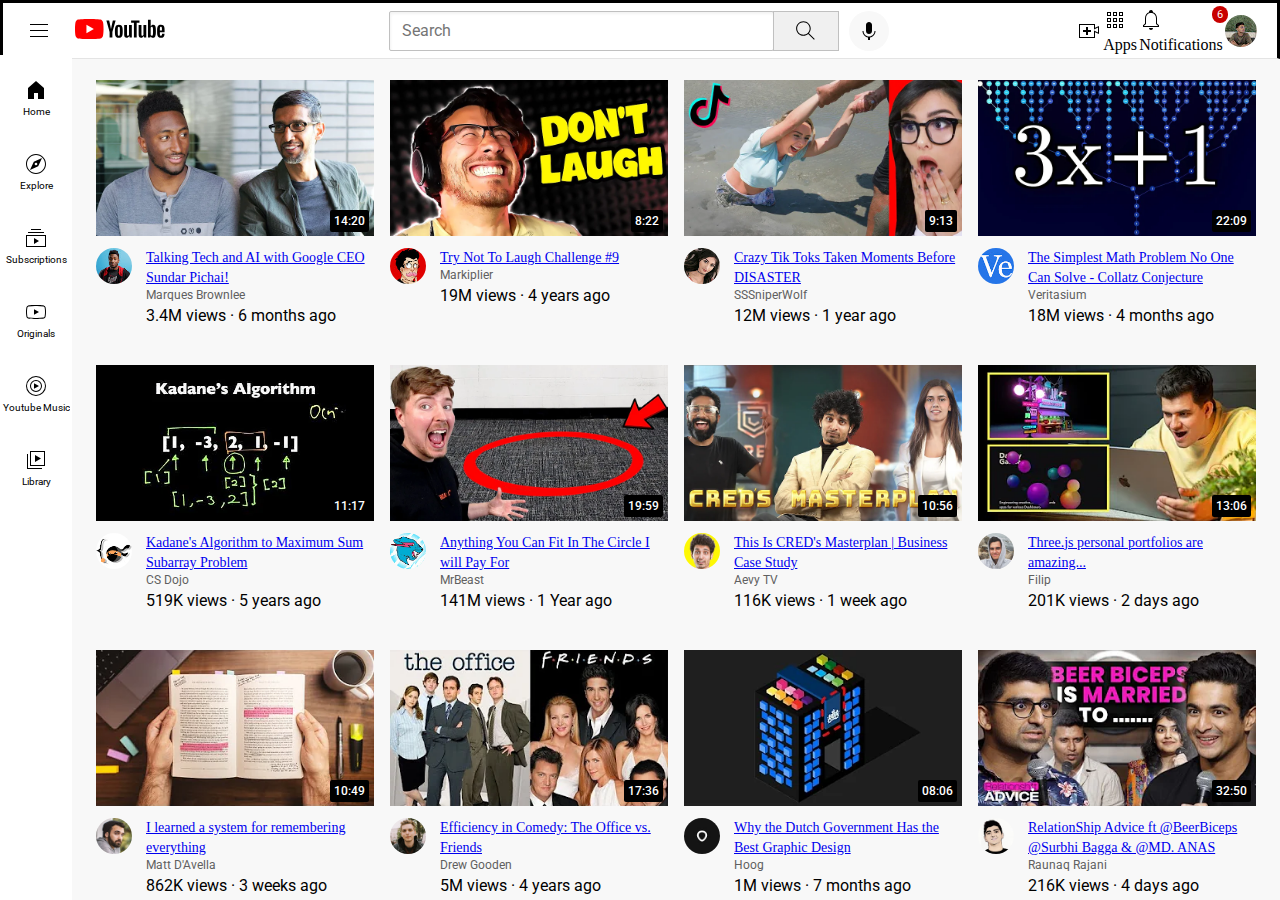
<file: index.html>
<!DOCTYPE html>
<html>
    <head>
        <title>YouTube</title>
        <link rel="icon" href="icons/favicon-1.svg">


        <link rel="preconnect" href="https://fonts.googleapis.com">
<link rel="preconnect" href="https://fonts.gstatic.com" crossorigin>
<link href="https://fonts.googleapis.com/css2?family=Roboto:wght@400;500;700&display=swap" rel="stylesheet">


<link rel="stylesheet" href="styles/general.css">
<link rel="stylesheet" href="styles/header.css">
<link rel="stylesheet" href="styles/video.css">
<link rel="stylesheet" href="styles/sidebar.css">
    </head>
    <body>
        <div class="header">
            <div class="left-section">
                <img class="hamburger-menu" src="icons/hamburger-menu.svg">
                <a href="https://www.youtube.com">
                <img class="youtube-logo" src="icons/youtube-logo.svg">
                </a>
            </div>
            <div class="middle-section">
                <input class="search-bar" type="text" placeholder="Search">
                <button class="search-button">
                    <img class="search-icon" src="icons/search.svg">
                    <div class="tooltip">Search</div>
                </button>
                <button class="voice-search-button">
                    <div class="tooltip">Voice Search</div>
                    <img class="voice-search-icon" src="icons/voice-search-icon.svg">
                </button>
            </div>
            <div class="right-section">
                <div class="upload-icon-container">
                    <img class="upload-icon" src="icons/upload.svg"> 
                    <div class="tooltip">Upload</div>
                </div>
                
                <div class="youtube-apps-container"> 
                    <img class="youtube-apps-icon" src="icons/youtube-apps.svg">
                    <div class="tooltip"> Apps </div>
                </div>
               
                <div class="notifications-icon-container">
                    <img class="notifications-icon" src="icons/notifications.svg">
                <div class="notifications-count">6</div>
                <div class="tooltip"> Notifications </div>
                </div>
               
               <img class="current-user-picture" src="channel-pictures/channel-picture-me.jpg">
               
            </div>
        </div>
        
       <div class="sidebar">
        <div class="sidebar-link">
            <img src="icons/home.svg">
            <div>Home</div>
        </div>
        <div class="sidebar-link">
            <img src="icons/explore.svg">
            <div>Explore</div>
        </div>
        <div class="sidebar-link">
            <img src="icons/subscriptions.svg">
            <div>Subscriptions</div>
        </div>
        <div class="sidebar-link">
            <img src="icons/originals.svg">
            <div>Originals</div>
        </div>
        <div class="sidebar-link">
            <img src="icons/youtube-music.svg">
            <div>Youtube Music</div>
        </div>
        <div class="sidebar-link">
            <img src="icons/library.svg">
            <div>Library</div>
        </div>

       </div>
       

        <div class="video-grid">
            <div class="video-preview">
                <div class="thumbnail-row">
                    <a href="https://www.youtube.com/watch?v=n2RNcPRtAiY&ab_channel=MarquesBrownlee"> 
                    <img class="thumbnail" src="thumbnails/thumbnail-1.webp">
                    </a>
                    <div class="video-time"> 14:20</div>
                </div>
                <div class="video-info-grid">
                    <div class="channel-picture">
                        <img class="profile-picture" 
                        src="channel-pictures/channel-1.jpeg">
                    </div>
                    <div class="video-info">
                        <a href="https://www.youtube.com/watch?v=n2RNcPRtAiY&ab_channel=MarquesBrownlee" class = "video-title">
                            Talking Tech and AI with Google CEO Sundar Pichai!
                        </a>
                            <p class="video-author">
                            Marques Brownlee 
                            </p>
                            <p class="video-stats">
                                3.4M views &#183; 6 months ago  
                            </p>
                    </div>  
                </div> 
            </div>
    
            <div class="video-preview">
                <div class="thumbnail-row">
                <a href="https://www.youtube.com/watch?v=mP0RAo9SKZk&ab_channel=Markiplier">
                <img class="thumbnail" src="thumbnails/thumbnail-2.webp">
                </a>
                <div class="video-time"> 8:22</div>
                </div>
                <div class="video-info-grid">
                    <div class="channel-picture">
                        <img class="profile-picture" 
                        src="channel-pictures/channel-2.jpeg">
                    </div>
                    <div class="video-info">
                        <a href="https://www.youtube.com/watch?v=mP0RAo9SKZk&ab_channel=Markiplier" class = "video-title">
                            Try Not To Laugh Challenge #9
                        </a>
                            <p class="video-author">
                            Markiplier
                            </p>
                            <p class="video-stats">
                            19M views &#183; 4 years ago  
                        </p>
                    </div>  
                </div>  
            </div> 

            <div class="video-preview">
                <div class="thumbnail-row"> 
                    <a href="https://www.youtube.com/watch?v=FgjPQQeTh1w&ab_channel=SSSniperWolf">
                    <img class="thumbnail" src="thumbnails/thumbnail-3.webp">
                    </a>
                    <div class="video-time"> 9:13</div>
                </div>
                <div class="video-info-grid">
                    <div class="channel-picture">
                        <img class="profile-picture" 
                        src="channel-pictures/channel-3.jpeg">
                    </div>
                    <div class="video-info">
                        <a href="https://www.youtube.com/watch?v=FgjPQQeTh1w&ab_channel=SSSniperWolf" class = "video-title">
                            Crazy Tik Toks Taken Moments Before DISASTER
                        </a>
                            <p class="video-author">
                            SSSniperWolf 
                            </p>
                            <p class="video-stats">
                                12M views &#183; 1 year ago  
                            </p>
                    </div>  
                </div> 
            </div>


            <div class="video-preview">
                <div class="thumbnail-row"> 
                    <a href="https://www.youtube.com/watch?v=094y1Z2wpJg&ab_channel=Veritasium">
                    <img class="thumbnail" src="thumbnails/thumbnail-4.webp">
                    </a>
                    <div class="video-time"> 22:09</div>
                </div>
                <div class="video-info-grid">
                    <div class="channel-picture">
                        <img class="profile-picture" 
                        src="channel-pictures/channel-4.jpeg">
                    </div>
                    <div class="video-info">
                        <a href="https://www.youtube.com/watch?v=094y1Z2wpJg&ab_channel=Veritasium" class = "video-title">
                            The Simplest Math Problem No One Can Solve - Collatz Conjecture
                        </a>
                            <p class="video-author">
                            Veritasium 
                            </p>
                            <p class="video-stats">
                                18M views &#183; 4 months ago  
                            </p>
                    </div>  
                </div> 
            </div>

            <div class="video-preview">
                <div class="thumbnail-row"> 
                    <a href="https://www.youtube.com/watch?v=86CQq3pKSUw&ab_channel=CSDojo">
                    <img class="thumbnail" src="thumbnails/thumbnail-5.webp">
                    </a>
                    <div class="video-time"> 11:17</div>
                </div>
                <div class="video-info-grid">
                    <div class="channel-picture">
                        <img class="profile-picture" 
                        src="channel-pictures/channel-5.jpeg">
                    </div>
                    <div class="video-info">
                        <a href="https://www.youtube.com/watch?v=86CQq3pKSUw&ab_channel=CSDojo" class = "video-title">
                            Kadane's Algorithm to Maximum Sum Subarray Problem
                        </a>
                            <p class="video-author">
                            CS Dojo 
                            </p>
                            <p class="video-stats">
                                519K views &#183; 5 years ago  
                            </p>
                    </div>  
                </div> 
            </div>


            <div class="video-preview">
                <div class="thumbnail-row"> 
                    <a href="https://www.youtube.com/watch?v=yXWw0_UfSFg&ab_channel=MrBeast">
                    <img class="thumbnail" src="thumbnails/thumbnail-6.webp">
                    </a>
                    <div class="video-time"> 19:59</div>
                </div>
                <div class="video-info-grid">
                    <div class="channel-picture">
                        <img class="profile-picture" 
                        src="channel-pictures/channel-6.jpeg">
                    </div>
                    <div class="video-info">
                        <a href="https://www.youtube.com/watch?v=yXWw0_UfSFg&ab_channel=MrBeast" class = "video-title">
                            Anything You Can Fit In The Circle I will Pay For
                        </a>
                            <p class="video-author">
                            MrBeast
                            </p>
                            <p class="video-stats">
                                141M views &#183; 1 Year ago 
                            </p>
                    </div>  
                </div> 
            </div>

            <div class="video-preview">
                <div class="thumbnail-row"> 
                    <a href="https://www.youtube.com/watch?v=dp-P10Z9nWw&ab_channel=AevyTV">
                    <img class="thumbnail" src="thumbnails/thumbnail1.webp">
                    </a>
                    <div class="video-time"> 10:56</div>
                </div>
                <div class="video-info-grid">
                    <div class="channel-picture">
                        <img class="profile-picture" 
                        src="channel-pictures/1.jpg">
                    </div>
                    <div class="video-info">
                        <a href="https://www.youtube.com/watch?v=dp-P10Z9nWw&ab_channel=AevyTV" class = "video-title">
                            This Is CRED's Masterplan | Business Case Study
                        </a>
                            <p class="video-author">
                            Aevy TV
                            </p>
                            <p class="video-stats">
                                116K views &#183; 1 week ago 
                            </p>
                    </div>  
                </div> 
            </div>

            <div class="video-preview">
                <div class="thumbnail-row"> 
                    <a href="https://www.youtube.com/watch?v=H60ByFADAfs&t=9s&ab_channel=Filip">
                    <img class="thumbnail" src="thumbnails/thumbnail2.webp">
                    </a>
                    <div class="video-time"> 13:06</div>
                </div>
                <div class="video-info-grid">
                    <div class="channel-picture">
                        <img class="profile-picture" 
                        src="channel-pictures/2.jpg">
                    </div>
                    <div class="video-info">
                        <a href="https://www.youtube.com/watch?v=H60ByFADAfs&t=9s&ab_channel=Filip" class = "video-title">
                            Three.js personal portfolios are amazing...
                        </a>
                            <p class="video-author">
                            Filip
                            </p>
                            <p class="video-stats">
                                201K views &#183; 2 days ago 
                            </p>
                    </div>  
                </div> 
            </div>

            <div class="video-preview">
                <div class="thumbnail-row"> 
                    <a href="https://www.youtube.com/watch?v=Rvey9g0VgY0&t=1s&ab_channel=MattD%27Avella">
                    <img class="thumbnail" src="thumbnails/thumbnail3.webp">
                    </a>
                    <div class="video-time"> 10:49</div>
                </div>
                <div class="video-info-grid">
                    <div class="channel-picture">
                        <img class="profile-picture" 
                        src="channel-pictures/3.jpg">
                    </div>
                    <div class="video-info">
                        <a href="https://www.youtube.com/watch?v=Rvey9g0VgY0&t=1s&ab_channel=MattD%27Avella" class = "video-title">
                            I learned a system for remembering everything
                        </a>
                            <p class="video-author">
                             Matt D'Avella
                            </p>
                            <p class="video-stats">
                                862K views &#183; 3 weeks ago 
                            </p>
                    </div>  
                </div> 
            </div>

            <div class="video-preview">
                <div class="thumbnail-row"> 
                    <a href="https://www.youtube.com/watch?v=jTRC_FMzLoo&t=9s&ab_channel=DrewGooden">
                    <img class="thumbnail" src="thumbnails/thumbnail4.webp">
                    </a>
                    <div class="video-time"> 17:36</div>
                </div>
                <div class="video-info-grid">
                    <div class="channel-picture">
                        <img class="profile-picture" 
                        src="channel-pictures/4.jpg">
                    </div>
                    <div class="video-info">
                        <a href= "https://www.youtube.com/watch?v=jTRC_FMzLoo&t=9s&ab_channel=DrewGooden" class = "video-title">
                            Efficiency in Comedy: The Office vs. Friends
                        </a>
                            <p class="video-author">
                             Drew Gooden
                            </p>
                            <p class="video-stats">
                                5M views &#183; 4 years ago 
                            </p>
                    </div>  
                </div> 
            </div>

            <div class="video-preview">
                <div class="thumbnail-row"> 
                    <a href="https://www.youtube.com/watch?v=nMwUOWCnQ6Q&t=118s&ab_channel=Hoog">
                    <img class="thumbnail" src="thumbnails/thumbnail6.webp">
                    </a>
                    <div class="video-time"> 08:06</div>
                </div>
                <div class="video-info-grid">
                    <div class="channel-picture">
                        <img class="profile-picture" 
                        src="channel-pictures/5.jpg">
                    </div>
                    <div class="video-info">
                        <a href= "https://www.youtube.com/watch?v=nMwUOWCnQ6Q&t=118s&ab_channel=Hoog" class = "video-title">
                            Why the Dutch Government Has the Best Graphic Design
                        </a>
                            <p class="video-author">
                             Hoog
                            </p>
                            <p class="video-stats">
                                1M views &#183; 7 months ago 
                            </p>
                    </div>  
                </div> 
            </div>

            <div class="video-preview">
                <div class="thumbnail-row"> 
                    <a href="https://www.youtube.com/watch?v=OwLv79NwvxE&t=1278s&ab_channel=RaunaqRajani">
                    <img class="thumbnail" src="thumbnails/thumbnail5.webp">
                    </a>
                    <div class="video-time"> 32:50</div>
                </div>
                <div class="video-info-grid">
                    <div class="channel-picture">
                        <img class="profile-picture" 
                        src="channel-pictures/6.jpg">
                    </div>
                    <div class="video-info">
                        <a href= "https://www.youtube.com/watch?v=OwLv79NwvxE&t=1278s&ab_channel=RaunaqRajani" class = "video-title">
                            RelationShip Advice ft @BeerBiceps @Surbhi Bagga & @MD. ANAS
                        </a>
                            <p class="video-author">
                              Raunaq Rajani
                            </p>
                            <p class="video-stats">
                                216K views &#183; 4 days ago 
                            </p>
                    </div>  
                </div> 
            </div>


            
    </body>
</html>
</file>
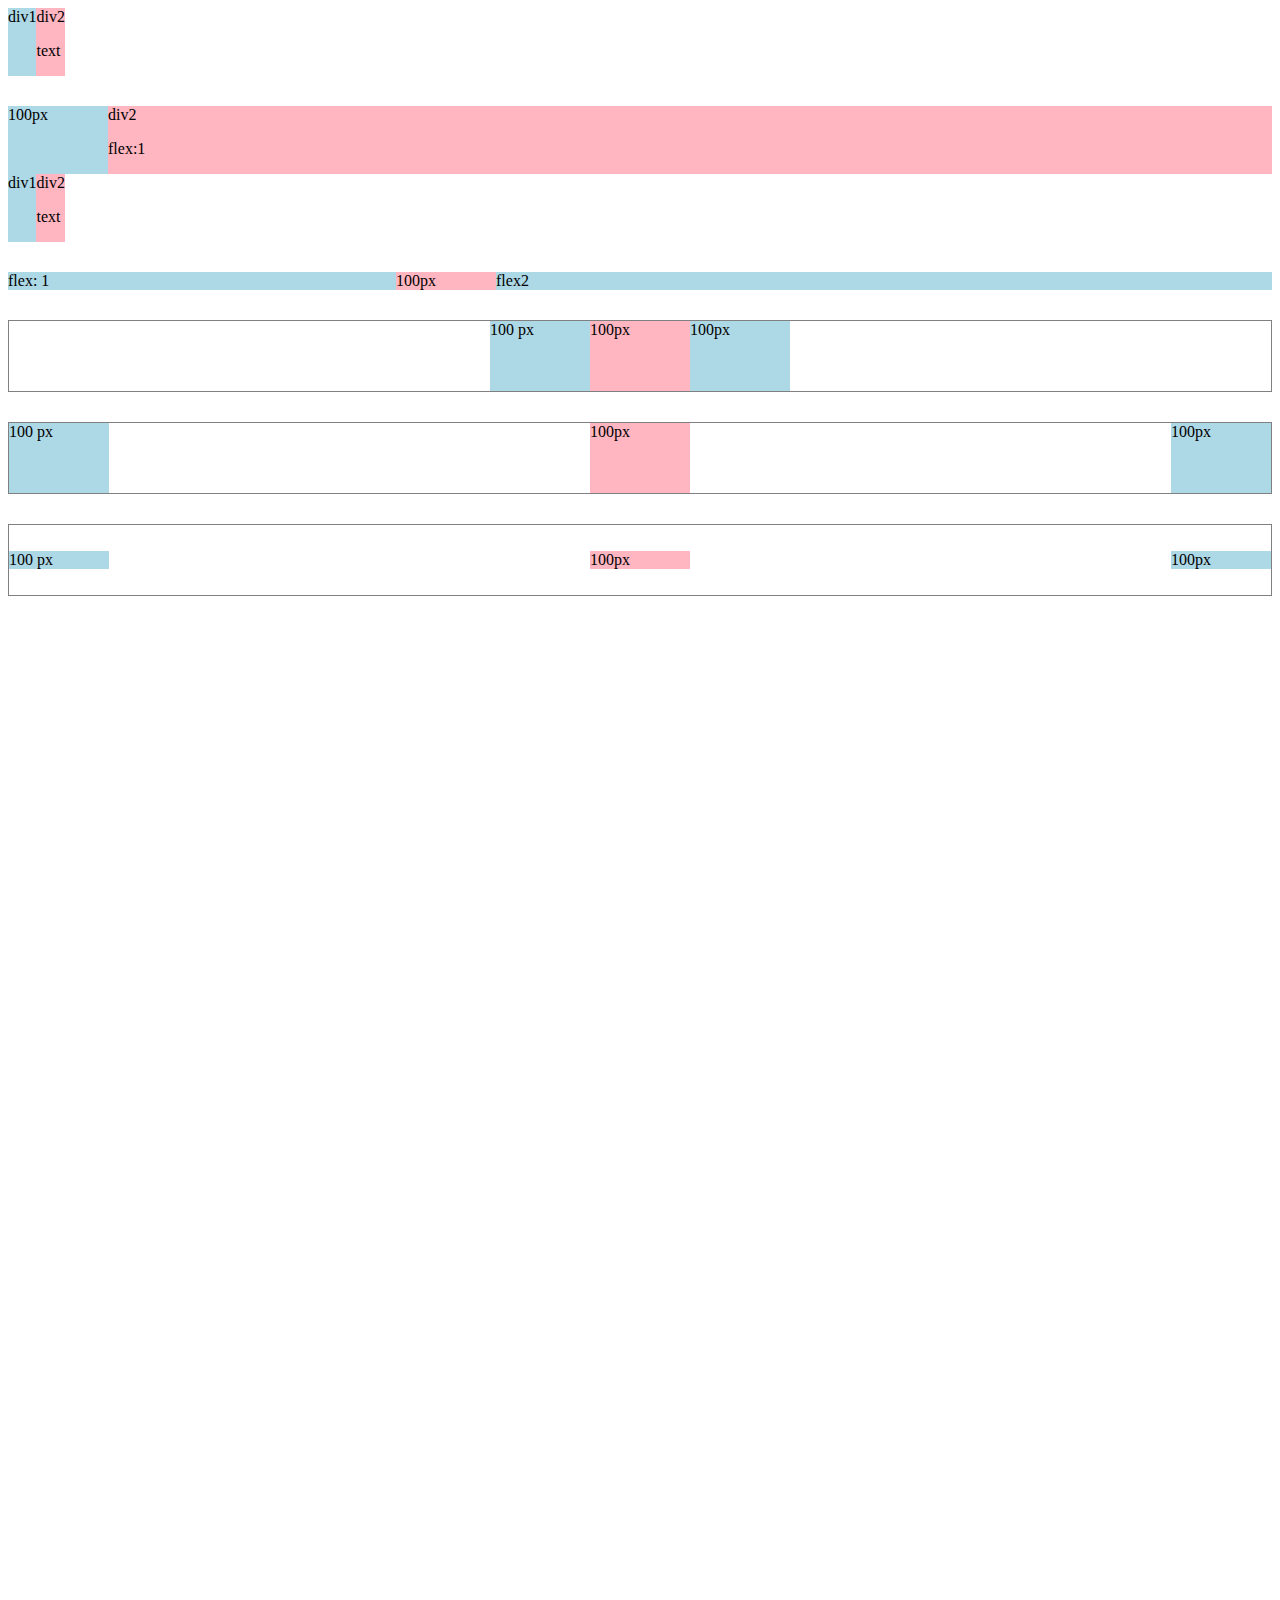
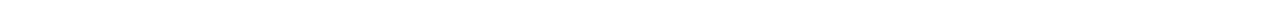
<file: flexbox.html>
<!DOCTYPE html>
<html>
    <head>
        <title> flexbox practice </title>
    </head>
    <body style="padding-bottom: 1000px;">
        <div style="
        display: flex;
        flex-direction: row;
        ">
            <div style="background-color: lightblue;"> div1</div>
            <div style="background-color: lightpink;">div2 <p>text</p></div>
        </div>

        <div style="
        margin-top: 30px;
        display: flex;
        flex-direction: row;
        ">
            <div style="background-color: lightblue;
            width: 100px"> 
            100px</div>
            <div style="background-color: lightpink;
            flex:1;">div2 <p>flex:1</p></div>
        </div>

        <div style="
        display: flex;
        flex-direction: row;
        ">
            <div style="background-color: lightblue;"> div1</div>
            <div style="background-color: lightpink;">div2 <p>text</p></div>
        </div>

        <div style="
        margin-top: 30px;
        display: flex;
        flex-direction: row;
        ">
           <div style="background-color: lightblue;
           flex:1;"> 
           flex: 1</div>
           <div style="background-color: lightpink;
           width: 100px;">100px
           </div>
           <div style="background-color: lightblue;
           flex: 2"> 
           flex2</div>
        </div>

        <div style="
        margin-top: 30px;
        height: 70px;
        border-width: 1px;
        border-style: solid;
        border-color: gray;


        display: flex;
        flex-direction: row;
        justify-content: center;
        ">
            <div style="background-color: lightblue;
            width: 100px;"> 
            100 px</div>
            <div style="background-color: lightpink;
            width: 100px;">100px
            </div>
            <div style="background-color: lightblue;
            width: 100px;"> 
            100px</div>
        </div>

        <div style="
        margin-top: 30px;
        height: 70px;
        border-width: 1px;
        border-style: solid;
        border-color: gray;


        display: flex;
        flex-direction: row;
        justify-content: space-between;
        ">
            <div style="background-color: lightblue;
            width: 100px;"> 
            100 px</div>
            <div style="background-color: lightpink;
            width: 100px;">100px
            </div>
            <div style="background-color: lightblue;
            width: 100px;"> 
            100px</div>
        </div>


        <div style="
        margin-top: 30px;
        height: 70px;
        border-width: 1px;
        border-style: solid;
        border-color: gray;


        display: flex;
        flex-direction: row;
        justify-content: space-between;
        align-items: center;
        ">
            <div style="background-color: lightblue;
            width: 100px;"> 
            100 px</div>
            <div style="background-color: lightpink;
            width: 100px;">100px
            </div>
            <div style="background-color: lightblue;
            width: 100px;"> 
            100px</div>
        </div>
    </body>
</html>
</file>
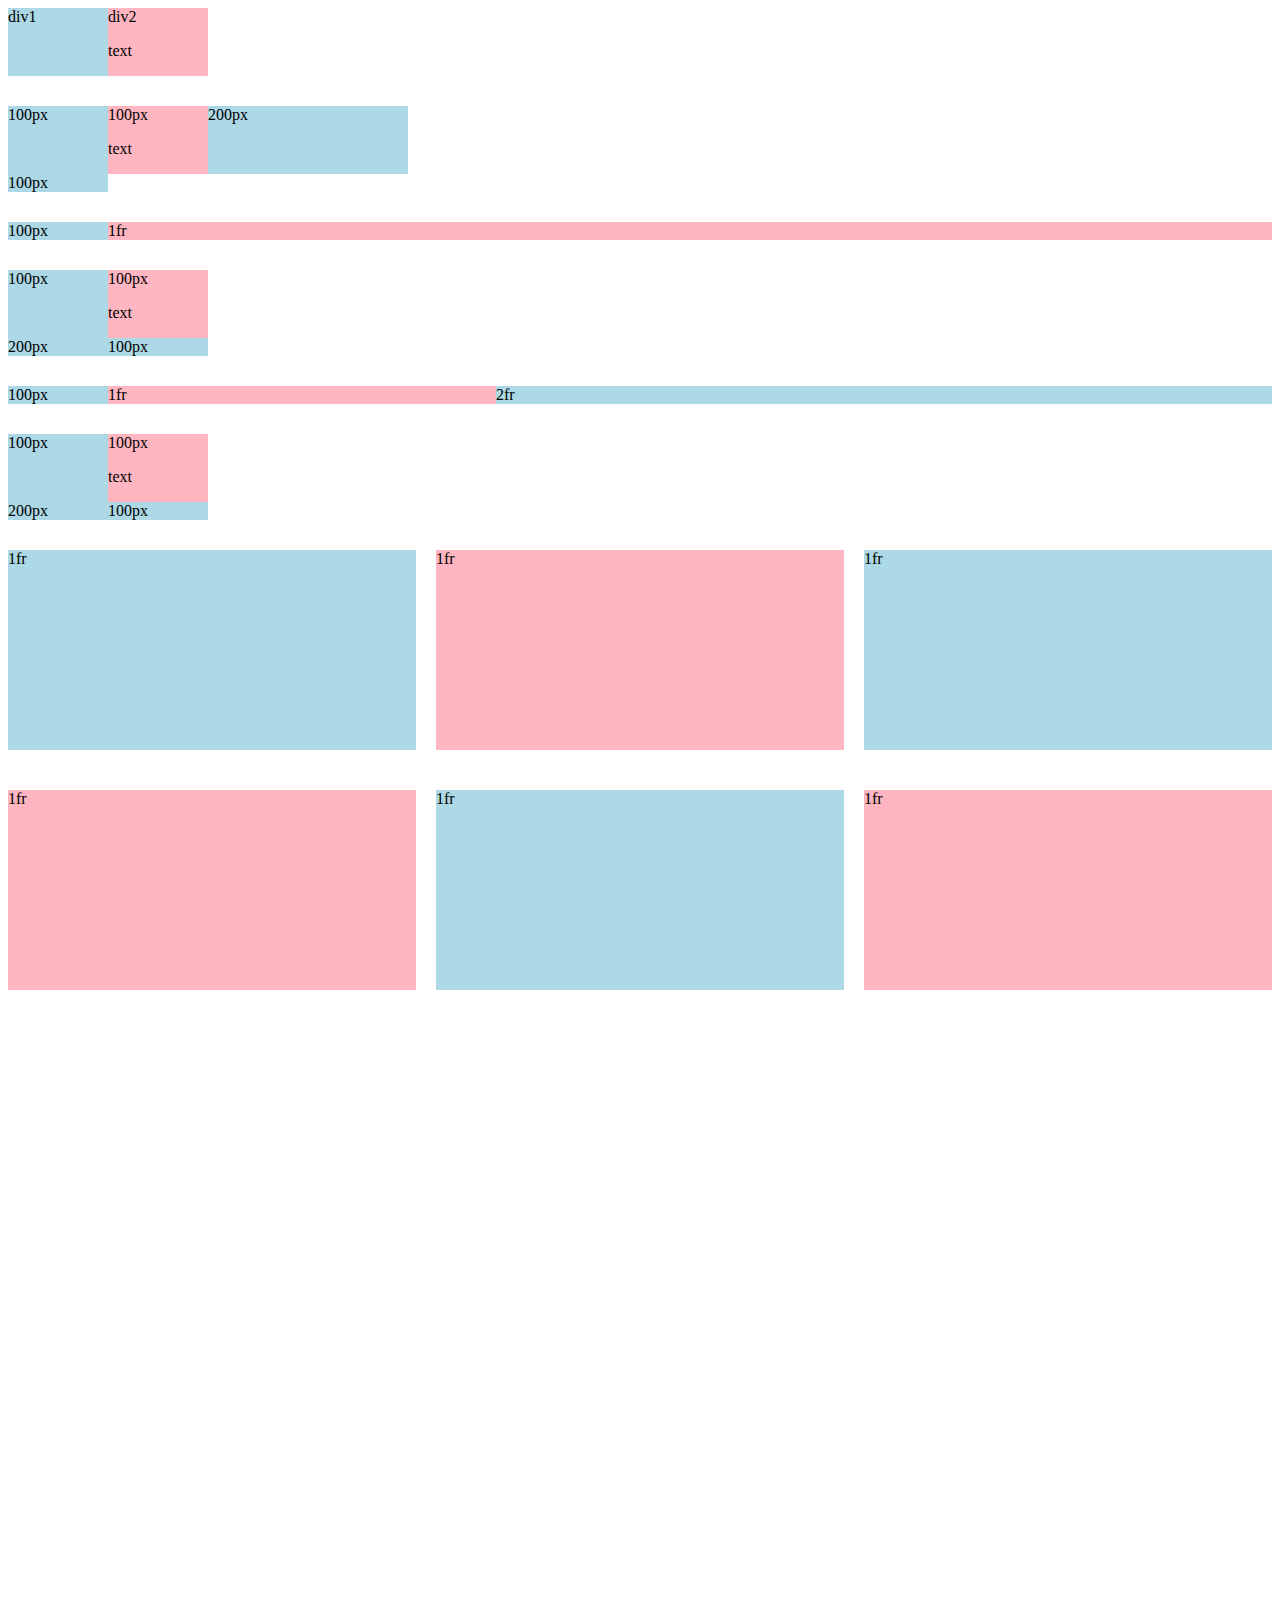
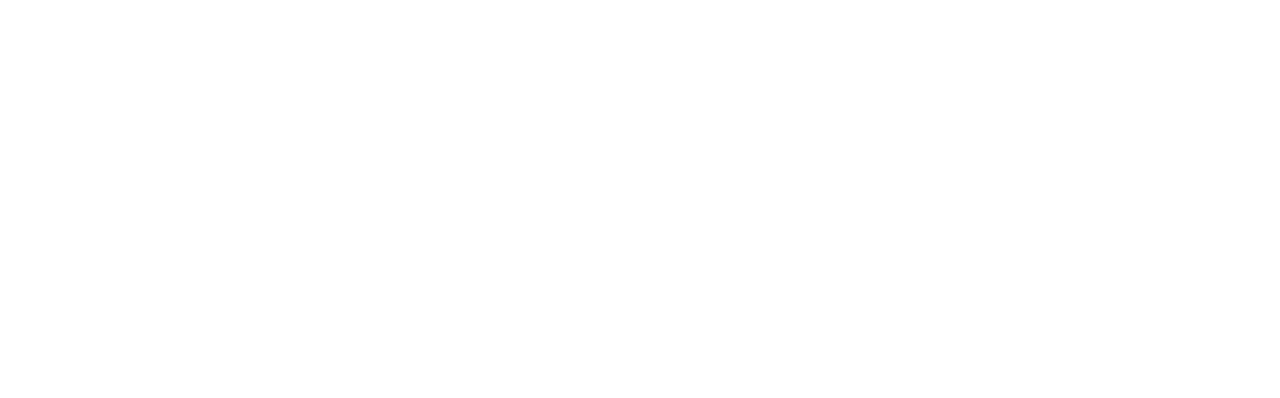
<file: grid.html>
<!DOCTYPE html>
<html>
    <head>
        <title> Grid practice</title>
    </head>
    <body style="padding-bottom: 1000px">
        <div style="
        display:grid;
        grid-template-columns: 100px 100px;
        ">
            <div style="background-color: lightblue">div1</div>
            <div style="background-color: lightpink;">div2 <p>text</p></div>
        </div>

        <div style="
        margin-top: 30px;
            display:grid;
            grid-template-columns: 100px 100px 200px;">
                <div style="background-color: lightblue">100px</div>
                <div style="background-color: lightpink;">100px<p>text</p></div>
                <div style="background-color: lightblue">200px</div>
                <div style="background-color: lightblue">100px</div>
            </div>

            <div style="
                margin-top: 30px;
                    display:grid;
                    grid-template-columns: 100px 1fr;">
                        <div style="background-color: lightblue">100px</div>
                        <div style="background-color: lightpink;">1fr</div>
                    </div>

                    <div style="
                    margin-top: 30px;
                        display:grid;
                        grid-template-columns: 100px 100px;">
                            <div style="background-color: lightblue">100px</div>
                            <div style="background-color: lightpink;">100px<p>text</p></div>
                            <div style="background-color: lightblue">200px</div>
                            <div style="background-color: lightblue">100px</div>
                        </div>
            
                        <div style="
                            margin-top: 30px;
                                display:grid;
                                grid-template-columns: 100px 1fr 2fr;">
                                    <div style="background-color: lightblue">100px</div>
                                    <div style="background-color: lightpink;">1fr</div>
                                    <div style="background-color: lightblue">2fr</div>
                                </div>


                                <div style="
                                margin-top: 30px;
                                    display:grid;
                                    grid-template-columns: 100px 100px;">
                                        <div style="background-color: lightblue">100px</div>
                                        <div style="background-color: lightpink;">100px<p>text</p></div>
                                        <div style="background-color: lightblue">200px</div>
                                        <div style="background-color: lightblue">100px</div>
                                    </div>
                        
 <div style ="
margin-top: 30px;
display:grid;
grid-template-columns: 1fr 1fr 1fr;
column-gap: 20px;
row-gap: 40px;">
<div style="background-color: lightblue; height: 200px;">1fr</div>
<div style="background-color: lightpink; height: 200px;"> 1fr </div>
<div style="background-color: lightblue; height: 200px;">1fr</div>
<div style="background-color: lightpink; height: 200px;"> 1fr </div>
<div style="background-color: lightblue; height: 200px;">1fr</div>
<div style="background-color: lightpink; height: 200px;"> 1fr </div>
</div>                           
</body>
</html>
</file>
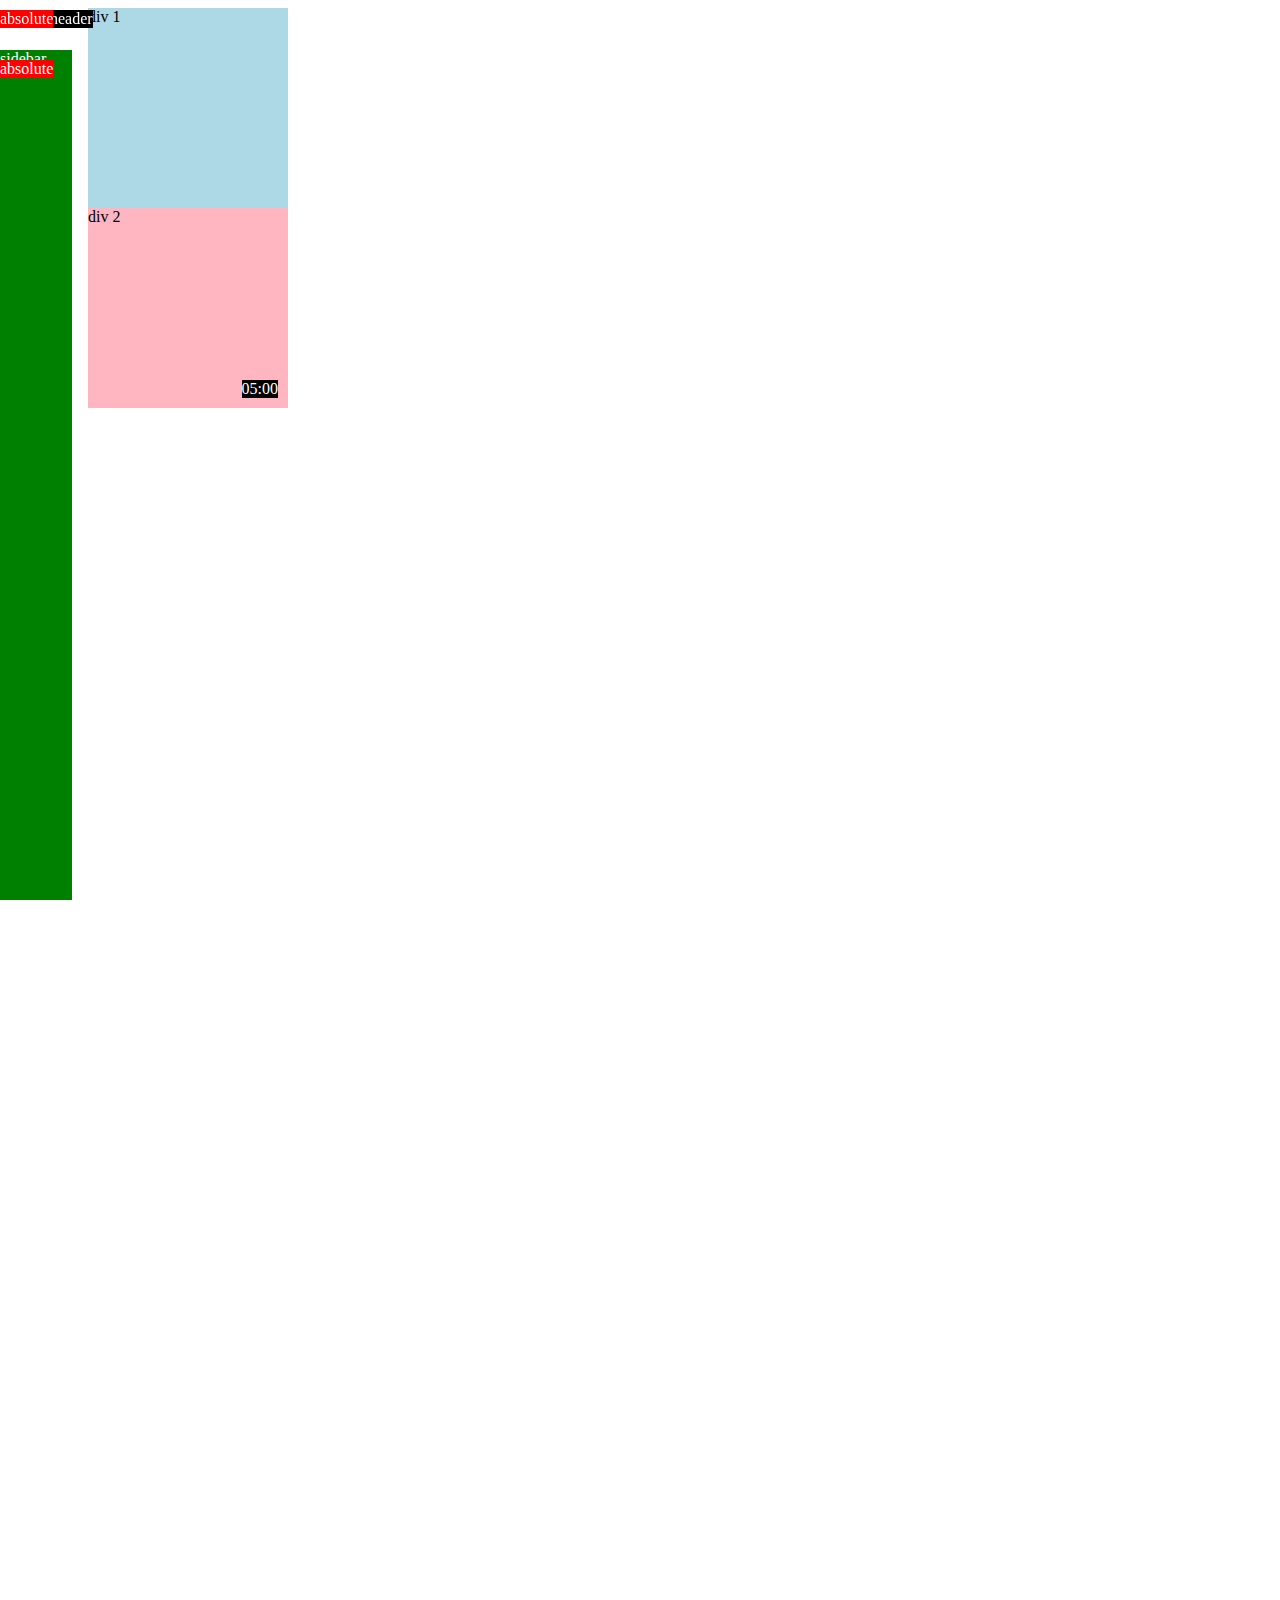
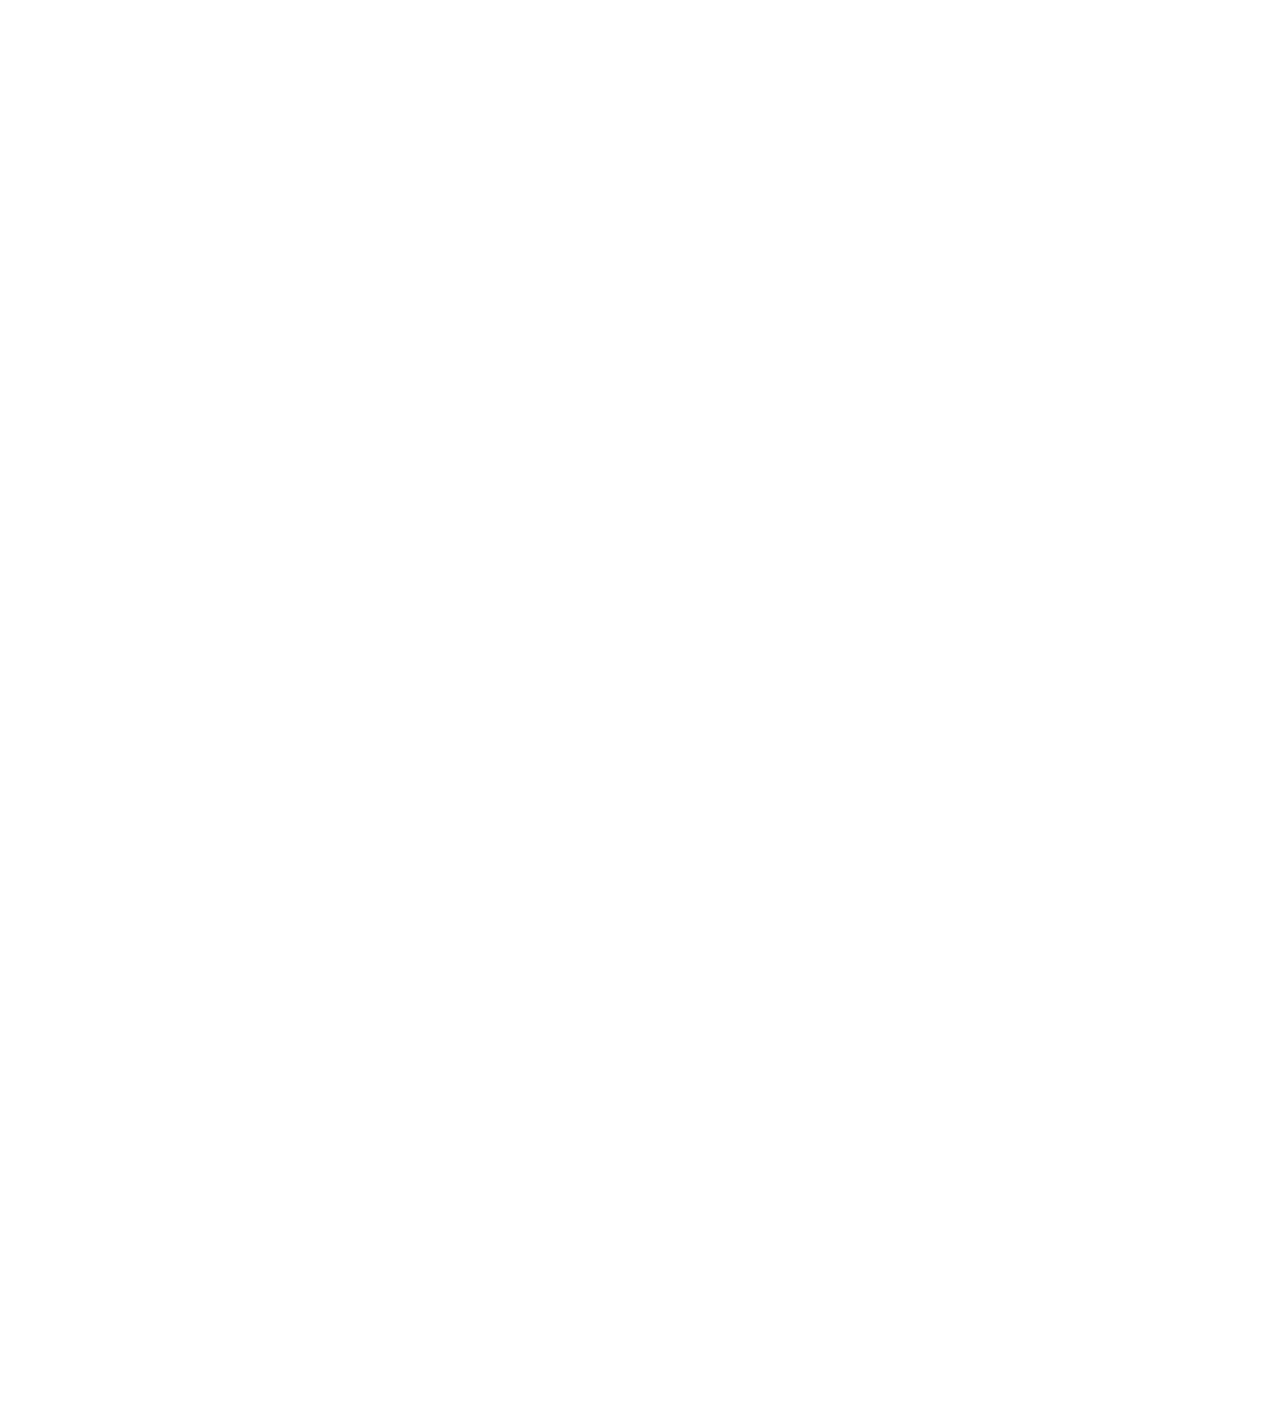
<file: position.html>
<!DOCTYPE html>
<html>
    <head>
        <title>position practice</title>
    </head>
    <body style="height:3000px;
    padding-left: 80px;">
    <div style="background-color:black; color: white;
    position: fixed;
    top:10px;
    left: 50px;
    z-index: 1;
    "> header</div>

    <div style="background-color:green;
    color: white; 
    position: fixed;
    left: 0;
    bottom: 0;
    top:50px;
    width:72px;">
        sidebar
        <div style="
    position:absolute;
    background-color: red;
    color: white;
    left: 0;
    top: 10px;
    z-index: 2; ">
    absolute
    </div>
    </div>

    <div style="
    position:absolute;
    background-color: red;
    color: white;
    left: 0;
    top: 10px;
    z-index: 2; ">
    absolute
    </div>

        <div style="background-color:lightblue;
        height: 200px;
        width: 200px;
        position: static "">div 1</div>
        <div style="background-color: lightpink;
        height: 200px; width: 200px;
        position: relative;">
        div 2
        <div style="
            position:absolute;
            background-color: black;
            color: white;
            right:10px;
            bottom: 10px;">
            05:00
            </div>
            </div>
            </body>
</html>
</file>
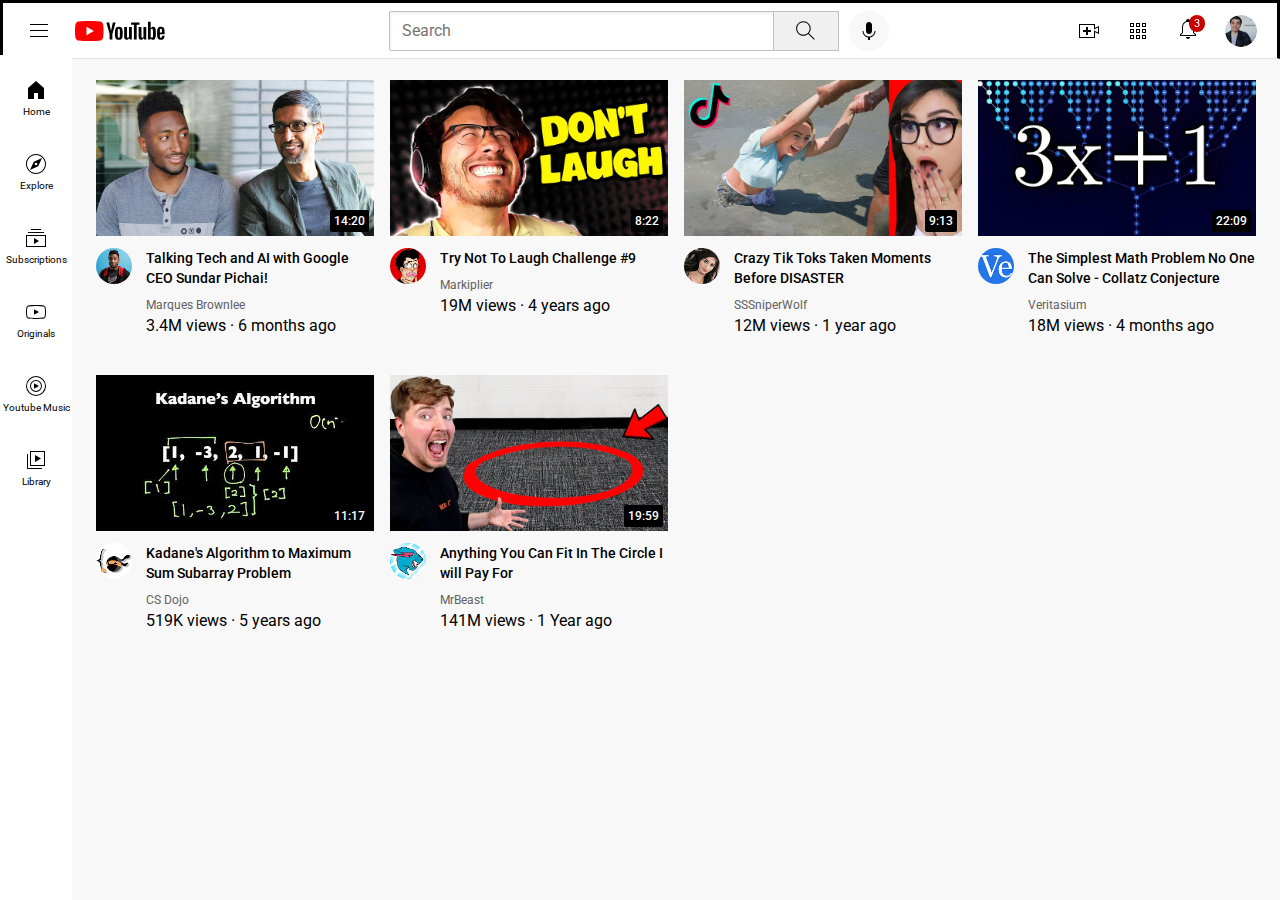
<file: youtube.html>
<!DOCTYPE html>
<html>
    <head>
        <title>YouTube</title>
        <link rel="preconnect" href="https://fonts.googleapis.com">
<link rel="preconnect" href="https://fonts.gstatic.com" crossorigin>
<link href="https://fonts.googleapis.com/css2?family=Roboto:wght@400;500;700&display=swap" rel="stylesheet">


<link rel="stylesheet" href="styles/general.css">
<link rel="stylesheet" href="styles/header.css">
<link rel="stylesheet" href="styles/video.css">
<link rel="stylesheet" href="styles/sidebar.css">
    </head>
    <body>
        <div class="header">
            <div class="left-section">
                <img class="hamburger-menu" src="icons/hamburger-menu.svg">
                <img class="youtube-logo" src="icons/youtube-logo.svg">
            </div>
            <div class="middle-section">
                <input class="search-bar" type="text" placeholder="Search">
                <button class="search-button">
                    <img class="search-icon" src="icons/search.svg">
                    <div class="tooltip">Search</div>
                </button>
                <button class="voice-search-button">
                    <div class="tooltip">Voice Search</div>
                    <img class="voice-search-icon" src="icons/voice-search-icon.svg">
                </button>
            </div>
            <div class="right-section">
                <div class="upload-icon-container">
                    <img class="upload-icon" src="icons/upload.svg"> 
                    <div class="tooltip">Upload</div>
                </div>

               <img class="youtube-apps-icon" src="icons/youtube-apps.svg">
                <div class="notifications-icon-container">
                    <img class="notifications-icon" src="icons/notifications.svg">
                <div class="notifications-count">3</div>
                </div>
               
               <img class="current-user-picture" src="channel-pictures/my-channel.jpeg">
               
            </div>
        </div>
        
       <div class="sidebar">
        <div class="sidebar-link">
            <img src="icons/home.svg">
            <div>Home</div>
        </div>
        <div class="sidebar-link">
            <img src="icons/explore.svg">
            <div>Explore</div>
        </div>
        <div class="sidebar-link">
            <img src="icons/subscriptions.svg">
            <div>Subscriptions</div>
        </div>
        <div class="sidebar-link">
            <img src="icons/originals.svg">
            <div>Originals</div>
        </div>
        <div class="sidebar-link">
            <img src="icons/youtube-music.svg">
            <div>Youtube Music</div>
        </div>
        <div class="sidebar-link">
            <img src="icons/library.svg">
            <div>Library</div>
        </div>

       </div>
       

        <div class="video-grid">
            <div class="video-preview">
                <div class="thumbnail-row"> 
                    <img class="thumbnail" src="thumbnails/thumbnail-1.webp">
                    <div class="video-time"> 14:20</div>
                </div>
                <div class="video-info-grid">
                    <div class="channel-picture">
                        <img class="profile-picture" 
                        src="channel-pictures/channel-1.jpeg">
                    </div>
                    <div class="video-info">
                        <p class = "video-title">
                            Talking Tech and AI with Google CEO Sundar Pichai!
                            </p>
                            <p class="video-author">
                            Marques Brownlee 
                            </p>
                            <p class="video-stats">
                                3.4M views &#183; 6 months ago  
                            </p>
                    </div>  
                </div> 
            </div>
    
            <div class="video-preview">
                <div class="thumbnail-row"> 
                <img class="thumbnail" src="thumbnails/thumbnail-2.webp">
                <div class="video-time"> 8:22</div>
                </div>
                <div class="video-info-grid">
                    <div class="channel-picture">
                        <img class="profile-picture" 
                        src="channel-pictures/channel-2.jpeg">
                    </div>
                    <div class="video-info">
                        <p class = "video-title">
                            Try Not To Laugh Challenge #9
                            </p>
                            <p class="video-author">
                            Markiplier
                            </p>
                            <p class="video-stats">
                            19M views &#183; 4 years ago  
                        </p>
                    </div>  
                </div>  
            </div> 

            <div class="video-preview">
                <div class="thumbnail-row"> 
                    <img class="thumbnail" src="thumbnails/thumbnail-3.webp">
                    <div class="video-time"> 9:13</div>
                </div>
                <div class="video-info-grid">
                    <div class="channel-picture">
                        <img class="profile-picture" 
                        src="channel-pictures/channel-3.jpeg">
                    </div>
                    <div class="video-info">
                        <p class = "video-title">
                            Crazy Tik Toks Taken Moments Before DISASTER
                            </p>
                            <p class="video-author">
                            SSSniperWolf 
                            </p>
                            <p class="video-stats">
                                12M views &#183; 1 year ago  
                            </p>
                    </div>  
                </div> 
            </div>


            <div class="video-preview">
                <div class="thumbnail-row"> 
                    <img class="thumbnail" src="thumbnails/thumbnail-4.webp">
                    <div class="video-time"> 22:09</div>
                </div>
                <div class="video-info-grid">
                    <div class="channel-picture">
                        <img class="profile-picture" 
                        src="channel-pictures/channel-4.jpeg">
                    </div>
                    <div class="video-info">
                        <p class = "video-title">
                            The Simplest Math Problem No One Can Solve - Collatz Conjecture
                            </p>
                            <p class="video-author">
                            Veritasium 
                            </p>
                            <p class="video-stats">
                                18M views &#183; 4 months ago  
                            </p>
                    </div>  
                </div> 
            </div>

            <div class="video-preview">
                <div class="thumbnail-row"> 
                    <img class="thumbnail" src="thumbnails/thumbnail-5.webp">
                    <div class="video-time"> 11:17</div>
                </div>
                <div class="video-info-grid">
                    <div class="channel-picture">
                        <img class="profile-picture" 
                        src="channel-pictures/channel-5.jpeg">
                    </div>
                    <div class="video-info">
                        <p class = "video-title">
                            Kadane's Algorithm to Maximum Sum Subarray Problem
                            </p>
                            <p class="video-author">
                            CS Dojo 
                            </p>
                            <p class="video-stats">
                                519K views &#183; 5 years ago  
                            </p>
                    </div>  
                </div> 
            </div>


            <div class="video-preview">
                <div class="thumbnail-row"> 
                    <img class="thumbnail" src="thumbnails/thumbnail-6.webp">
                    <div class="video-time"> 19:59</div>
                </div>
                <div class="video-info-grid">
                    <div class="channel-picture">
                        <img class="profile-picture" 
                        src="channel-pictures/channel-6.jpeg">
                    </div>
                    <div class="video-info">
                        <p class = "video-title">
                            Anything You Can Fit In The Circle I will Pay For
                            </p>
                            <p class="video-author">
                            MrBeast
                            </p>
                            <p class="video-stats">
                                141M views &#183; 1 Year ago 
                            </p>
                    </div>  
                </div> 
            </div>
    </body>
</html>
</file>
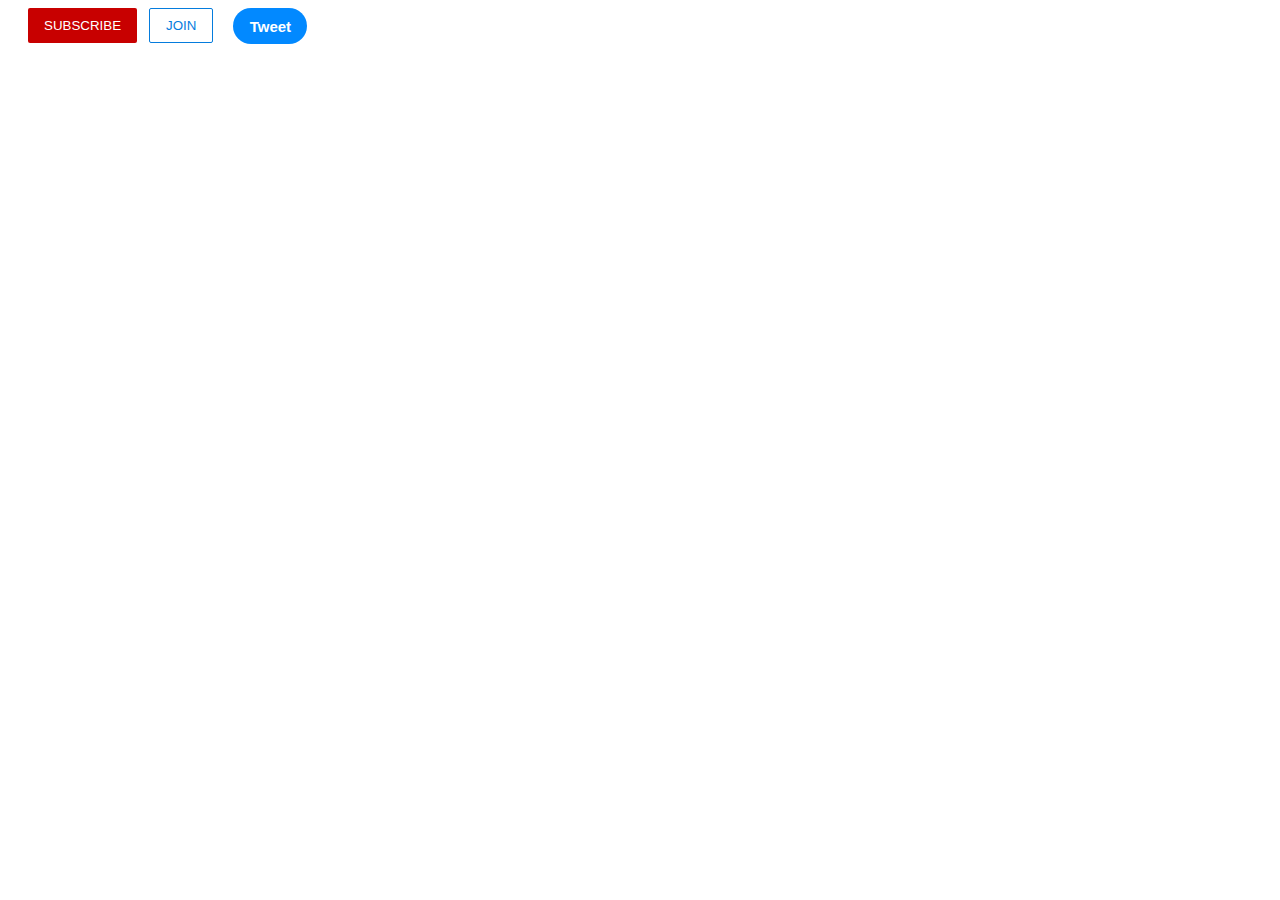
<file: intro-to-html/buttons.html>
<!DOCTYPE html>
<html>
    <head>
        <title> Buttons practice</title>
<link rel="stylesheet" href="styles/buttons.css">

    </head>
    <body>
        <button class="subscribe-button">
            SUBSCRIBE
        </button>
        
        <button class="join-button">
            JOIN
        </button>
        
        <button class="tweet-button">
            Tweet
        </button>
    </body>
</html>
</file>
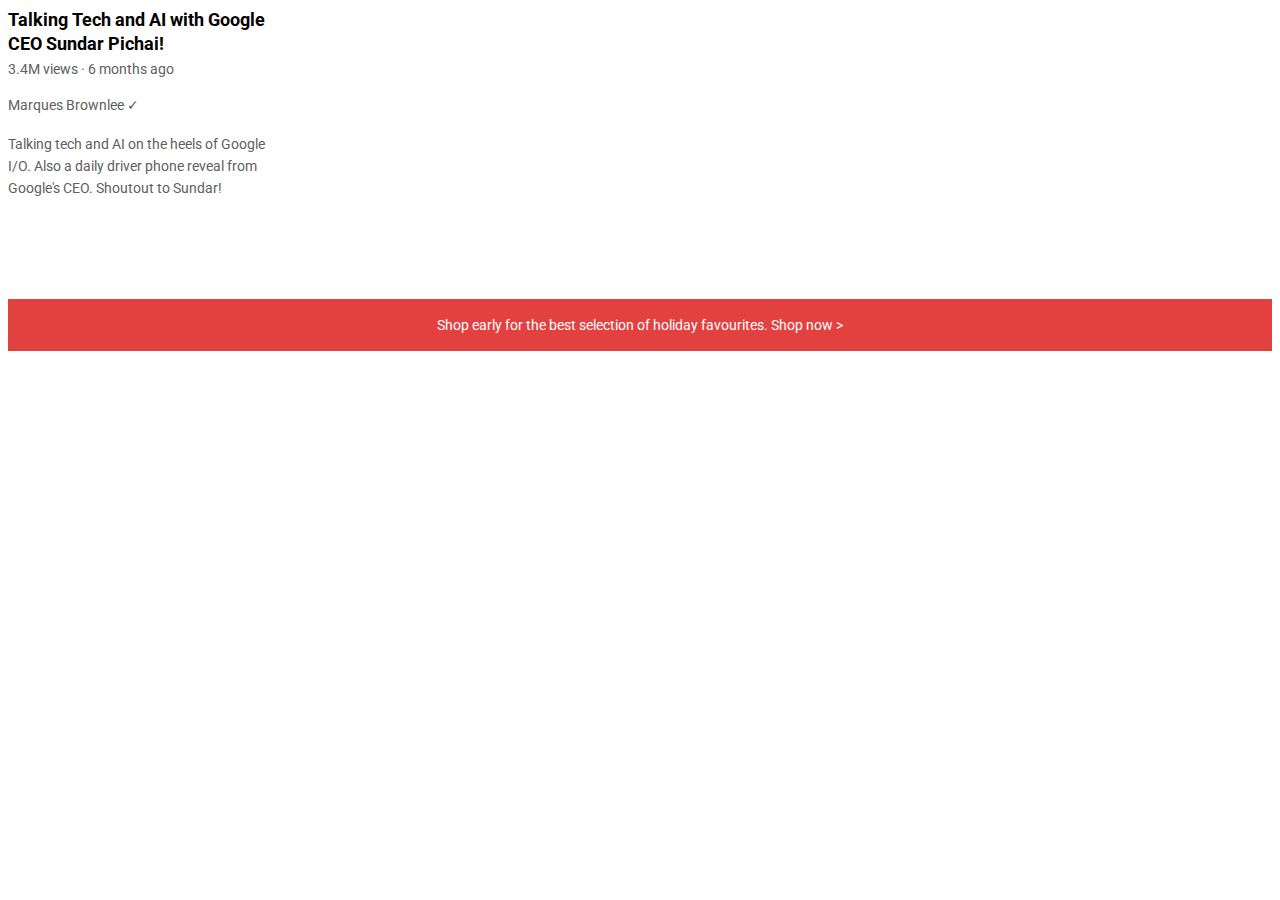
<file: intro-to-html/text.html>
<!DOCTYPE html>
<html>
    <head>
        <title>Text Practice</title>

        <link rel="preconnect" href="https://fonts.googleapis.com">
<link rel="preconnect" href="https://fonts.gstatic.com" crossorigin>
<link href="https://fonts.googleapis.com/css2?family=Roboto:wght@400;700&display=swap" rel="stylesheet">
        <link rel="stylesheet" href ="styles/text.css"
        
    </head>
    <body>
        <p class="video-title">
            Talking Tech and AI with Google CEO Sundar Pichai!
        </p>
        
        <p class="video-stats">
            3.4M views &#183; 6 months ago
        </p>
        <p class="video-author"> 
            Marques Brownlee &#10003;
        </p>
        <p class="video-description">
            Talking tech and AI on the heels of Google I/O. Also a daily driver phone reveal from Google's CEO. Shoutout to Sundar! 
        </p>
        
        <p class="apple-text">
            Shop early for the best selection of holiday favourites. <span class="span-link">Shop now &#62;</span> 
        </p>
    </body>
</html>
</file>
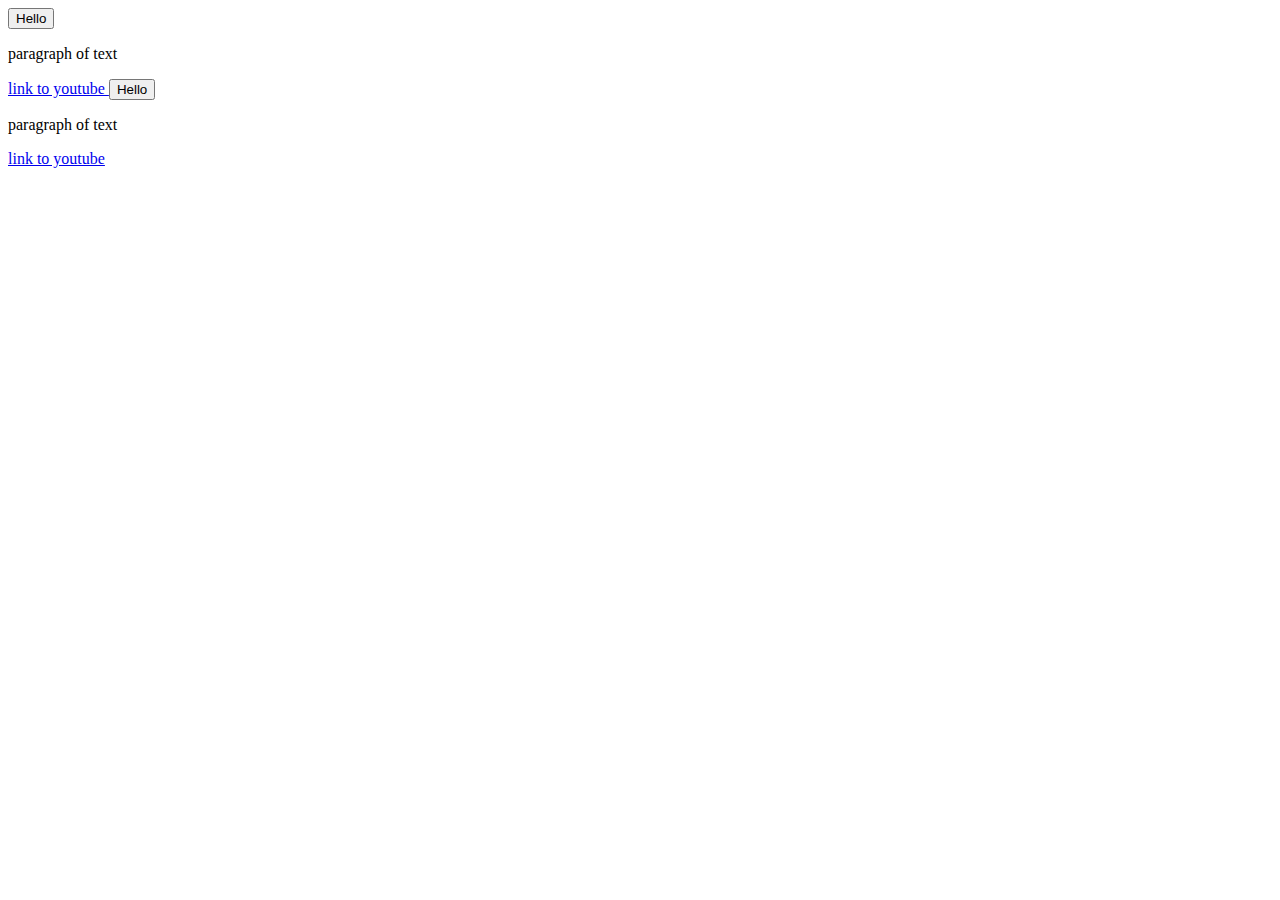
<file: intro-to-html/website.html>
<!DOCTYPE html>
<html>
  <head>
    <title> First website</title>
  </head>
  <body><button>
    Hello
   </button>
 <p>
   paragraph of text
 </p>
 <a href="https://www.youtube.com/"
 target = "_blank">
  link to youtube
 </a></body>
</html>



<button>
   Hello
  </button>
<p>
  paragraph of text
</p>
<a href="https://www.youtube.com/"
target = "_blank">
 link to youtube
</a>
</file>
<file: styles/general.css>
p{
    font-family: Roboto, Arial;
    margin-top: 0;
    margin-bottom: 0;
}

body{
    margin: 0;
    padding-top: 80px;
    padding-left: 96px;
    padding-right: 24px;
    background-color: rgb(248, 248, 248);
}
</file>
<file: styles/header.css>
.header{
    height: 55px;

    display: flex;
    flex-direction: row;
    justify-content: space-between;

    position: fixed;
    top: 0;
    left: 0;
    right: 0;
    z-index: 100;

    background-color: white;
    border-bottom-width: 1px;
    border-style: solid;
    border-bottom-color: rgb(228,228,228);
}

.left-section{
    display: flex;
    align-items: center;
}

.hamburger-menu{
    height: 24px;
    margin-left: 24px;
    margin-right: 24px;
}

.youtube-logo{
    height: 20px;
}

.middle-section{
    flex:1;
    margin-left: 70px;
    margin-right: 35px;
    max-width: 500px;
    display: flex;
    align-items: center;
}

.search-bar{
    flex:1;
    height: 36px;
    font-size: 16px;
    border: 1px solid rgb(192,192,192);
    border-radius: 2px;
    box-shadow: inset 1px 2px 3px rgba(0,0,0, 0.05);
    width: 0;
}

.search-bar::placeholder{
    font-family: Roboto,Arial;
    font-size: 16px;
    padding-left: 10px;
}

.search-button{
    height: 40px;
    width: 66px;
    background-color:rgb(240,240,240);
    border: 1px;
    border-style: solid;
    border-color:rgb(192,192,192);
    margin-left: -1px;
    margin-right: 10px;

    
}

.search-button,
.voice-search-button,
.upload-icon-container{
    display: flex;
    justify-content: center;
    position: relative;
    align-items: center;
}

.search-icon{
    height: 25px;
}

.voice-search-button{
    height: 40px;
    width: 40px;
    border-radius: 20px;
    border: none;
    background-color: rgb(248, 248, 248);
}

.voice-search-icon{
    height: 24px;
    
}

.right-section{
    width: 180px;
    display: flex;
    align-items: center;
    justify-content: space-between;
    margin-right: 20px;
    flex-shrink: 0;
}

.upload-icon{
    height: 24px;
}

.youtube-apps-icon{
    height: 24px;
}

.notifications-icon{
    height: 24px;
}

.notifications-icon-container{
    position: relative;
}

.search-button .tooltip,
.voice-search-button .tooltip,
.upload-icon-container .tooltip{
    position: absolute;
    font-family: roboto,Arial;
    background-color: gray;
    color: white;
    bottom: -27px;
    padding-top: 4px;
    padding-bottom: 4px;
    padding-left: 8px;
    padding-right: 8px;
    border-radius: 2px;
    font-size: 12px;
    opacity: 0;
    transition: opacity 0.15s;
    pointer-events: none;
    white-space: nowrap;
}


.search-button:hover .tooltip,
.voice-search-button:hover .tooltip,
.upload-icon-container:hover .tooltip{
    opacity: 1;
}



.notifications-count{
    position: absolute;
    top: -2px;
    right: -5px;
    background-color: rgb(200,0,0);
    color: white;
    font-family: roboto,Arial;
    font-size: 11px;
    padding-left: 5px;
    padding-right: 5px;
    padding-top: 2px;
    padding-bottom: 2px;
    border-radius: 10px;
}

.current-user-picture{
    height: 32px;
    border-radius: 16px;
}
</file>
<file: styles/video.css>
.thumbnail{
    width: 100%;
}

.video-preview{

}

.video-info-grid{
    display: grid;
    grid-template-columns: 50px 1fr;
}
.profile-picture{
    width: 36px;
    border-radius: 50px;
}

.video-title{
    margin-top: 0;
    margin-bottom: 10px;
    font-size: 14px;
    font-weight: 500;
    line-height: 20px;
}
.thumbnail-row{
    margin-bottom: 8px;
    position: relative;
}

.video-author, .video.stats{
    font-size: 12px;
    color: rgb(96,96,96);
}

.video-author{
    margin-bottom: 4px;
}
.video-grid{
    display: grid;
    grid-template-columns: 1fr 1fr 1fr;
    column-gap: 16px;
    row-gap: 40px;
}

@media (max-width: 750px) {
    .video-grid{
        grid-template-columns: 1fr 1fr;
    }
}


@media(min-width:1000px){
    .video-grid{
        grid-template-columns: 1fr 1fr 1fr 1fr;
    }
}


@media(min-width:751px) and (max-width:999px){
    .video-grid{
        grid-template-columns: 1fr 1fr 1fr;
    }
}

.video-time{
    position: absolute;
    font-family: roboto,Arial;
    font-size: 12px;
    font-weight: 500;
    background-color: black;
    border-radius: 2px;
    padding: 4px;
    color: white;
    bottom: 8px;
    right: 5px;
}
</file>
<file: styles/sidebar.css>
.sidebar{
    position: fixed;
    left: 0;
    bottom: 0;
    top: 55px;
    background-color: white;
    width: 72px;
    z-index: 200;
    padding-top: 5px;
}

.sidebar-link{
    display: flex;
    justify-content: center;
    align-items: center;
    flex-direction: column;
    height: 74px;
    cursor: pointer;
}

.sidebar-link:hover{
    background-color: rgb(235,235,235);
}

.sidebar-link img{
    height: 24px;
    margin-bottom: 4px;
}

.sidebar-link div{
    font-family: roboto,Arial;
    font-size: 10px;

}
</file>
<file: intro-to-html/styles/buttons.css>
.subscribe-button{
    background-color: rgb(200, 0, 0);
    color: white;
    border: none;
    border-radius: 2px;
    cursor :pointer;
    margin-right: 8px;
    margin-left: 20px;
    padding-top: 10px;
    padding-bottom: 10px;
    padding-left: 16px;
    padding-right: 16px;
    transition: opacity 0.15s;
    vertical-align: top;

}
.subscribe-button:hover{
opacity: 0.8;
}
.subscribe-button:active{
opacity: 0.5;
}


.join-button {
background-color: white;
border-color: rgb(5, 124, 221);
border-style: solid;
border-width: 1px;
color:rgb(5, 124, 221);
padding-top: 9px;
padding-bottom: 9px;
padding-left: 16px;
padding-right: 16px;
border-radius: 2px;
cursor:pointer;
margin-right: 8px;
transition: background-color 0.15s,
color 0.15s; 

}    

.join-button:hover{
background-color:rgb(5, 124, 221) ;
color:white ;
}

.join-button:active{
opacity: 0.7;
}

.tweet-button{
background-color: rgb(2,137,255);
color:white;
border:none;
height:36px;
width: 74px;
border-radius: 18px;
font-weight: bold;
font-size: 15px;
cursor: pointer;
margin-left: 8px;
transition: box-shadow 0.15s;
vertical-align: top;
}

.tweet-button:hover{
box-shadow: 5px 5px 10px rgba(0, 0, 0, 0.15);
}
</file>
<file: intro-to-html/styles/text.css>
p{
    font-family: Roboto;
    margin-top: 0;
    margin-bottom: 0;
}
.video-title{

font-size: 18px;
font-weight: bold;
width: 280px;
line-height: 24px;
margin-bottom: 5px;
}

.video-stats{
    font-size: 14px;
    color:rgb(96,96,96);
    margin-bottom: 20px;
}

.video-author{
    color: rgb(96,96,96);
    font-size: 14px;
    margin-bottom: 20px;
}
.video-description{
    color: rgb(96,96,96);
    font-size: 14px;
    width: 280px;
    line-height: 22px;
    margin-bottom:100px ;

}
.apple-text{
    margin-bottom: 50px;
    font-size: 14px;
    background-color:rgb(227, 65, 64) ;
    color:white;
    text-align: center;
    padding-top: 18px;
    padding-bottom: 18px;
}
.span-link:hover{
    text-decoration: underline;
    cursor: pointer;
}
</file>
